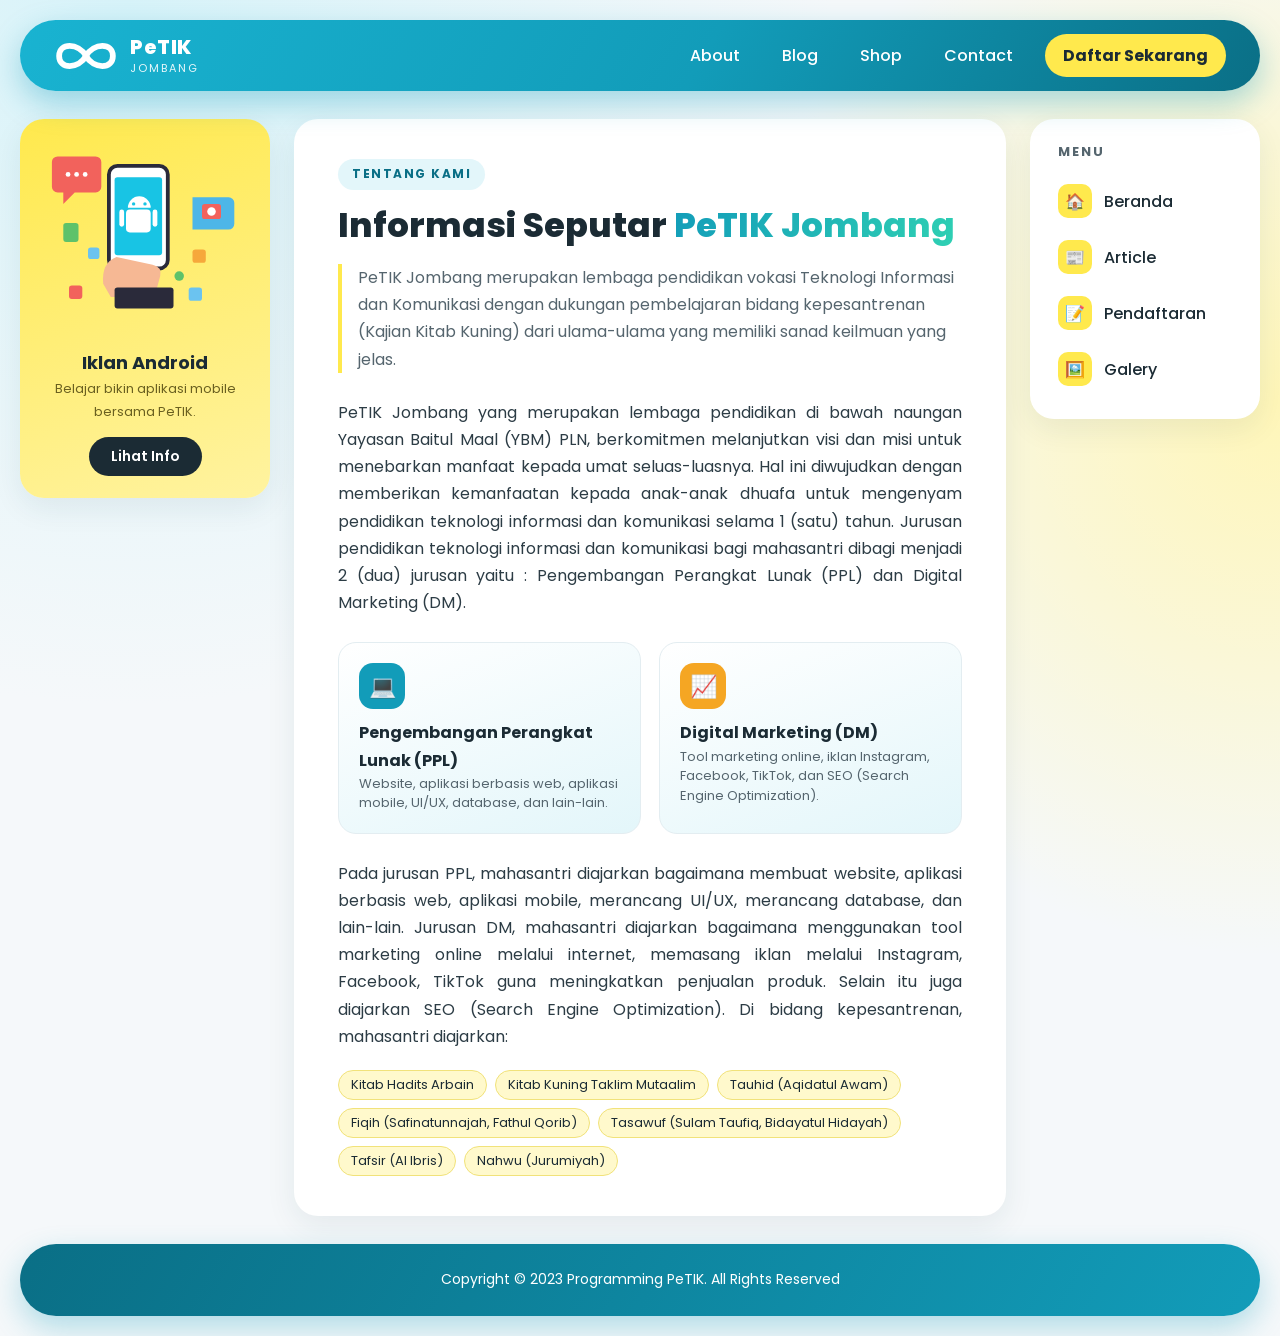
<file: Tugas_07/index.html>
<!DOCTYPE html>
<html lang="id">
<head>
    <meta charset="UTF-8">
    <meta name="viewport" content="width=device-width, initial-scale=1.0">
    <title>PeTIK Jombang</title>
    <link rel="preconnect" href="https://fonts.googleapis.com">
    <link href="https://fonts.googleapis.com/css2?family=Poppins:wght@400;500;600;700;800&display=swap" rel="stylesheet">
    <style>
        :root {
            --teal: #129cb9;
            --teal-dark: #0a6f86;
            --teal-light: #e3f6fa;
            --yellow: #ffe94d;
            --yellow-soft: #fff9cc;
            --ink: #1b2b34;
            --muted: #55656e;
            --radius: 24px;
        }

        * { box-sizing: border-box; margin: 0; padding: 0; }

        html { scroll-behavior: smooth; }

        body {
            font-family: 'Poppins', 'Segoe UI', Arial, sans-serif;
            color: var(--ink);
            background:
                radial-gradient(circle at 10% 0%, #d7f3f9 0, transparent 40%),
                radial-gradient(circle at 100% 30%, #fff6b8 0, transparent 35%),
                #f5f8fa;
            line-height: 1.7;
        }

        .wrapper {
            max-width: 1280px;
            margin: 20px auto;
            padding: 0 20px;
        }

        /* ================= HEADER ================= */
        .header {
            position: sticky;
            top: 14px;
            z-index: 10;
            display: flex;
            align-items: center;
            justify-content: space-between;
            padding: 14px 34px;
            border-radius: 999px;
            background: linear-gradient(120deg, #19b3d1, var(--teal) 55%, var(--teal-dark));
            box-shadow: 0 12px 30px rgba(18, 156, 185, .35);
        }

        .logo {
            display: flex;
            align-items: center;
            gap: 12px;
            color: #fff;
            text-decoration: none;
        }

        .logo svg { width: 64px; height: 32px; }

        .logo-text { line-height: 1.1; }
        .logo-text b { display: block; font-size: 20px; font-weight: 800; letter-spacing: .5px; }
        .logo-text small { font-size: 11px; opacity: .9; letter-spacing: 2px; text-transform: uppercase; }

        .nav { display: flex; align-items: center; gap: 6px; }

        .nav a {
            color: #fff;
            text-decoration: none;
            font-weight: 500;
            padding: 8px 18px;
            border-radius: 999px;
            transition: .25s;
        }

        .nav a:hover { background: rgba(255, 255, 255, .22); }

        .nav a.cta {
            background: var(--yellow);
            color: var(--ink);
            font-weight: 700;
            margin-left: 8px;
        }

        .nav a.cta:hover { transform: translateY(-2px); box-shadow: 0 6px 14px rgba(0, 0, 0, .2); }

        /* ================= LAYOUT ================= */
        .main {
            display: grid;
            grid-template-columns: 250px 1fr 230px;
            gap: 24px;
            margin-top: 28px;
            align-items: start;
        }

        .card {
            background: #fff;
            border-radius: var(--radius);
            box-shadow: 0 10px 30px rgba(20, 60, 80, .08);
        }

        /* ---------- Sidebar kiri ---------- */
        .ads {
            background: linear-gradient(160deg, var(--yellow), #fff3a0);
            padding: 26px 20px 22px;
            text-align: center;
            position: sticky;
            top: 110px;
        }

        .ads svg { width: 100%; max-width: 190px; animation: float 4s ease-in-out infinite; }

        @keyframes float {
            0%, 100% { transform: translateY(0); }
            50% { transform: translateY(-8px); }
        }

        .ads h3 { margin-top: 14px; font-size: 18px; font-weight: 700; }
        .ads p { font-size: 13px; color: #6a6020; margin-bottom: 14px; }

        .btn {
            display: inline-block;
            background: var(--ink);
            color: #fff;
            text-decoration: none;
            padding: 8px 22px;
            border-radius: 999px;
            font-size: 14px;
            font-weight: 600;
            transition: .25s;
        }

        .btn:hover { background: var(--teal); }

        /* ---------- Konten ---------- */
        .content { padding: 40px 44px; }

        .badge {
            display: inline-block;
            background: var(--teal-light);
            color: var(--teal-dark);
            font-size: 12px;
            font-weight: 700;
            letter-spacing: 1.5px;
            text-transform: uppercase;
            padding: 5px 14px;
            border-radius: 999px;
            margin-bottom: 14px;
        }

        .content h1 {
            font-size: 34px;
            font-weight: 800;
            line-height: 1.25;
            margin-bottom: 8px;
        }

        .content h1 span {
            background: linear-gradient(120deg, var(--teal), #2fd0b3);
            -webkit-background-clip: text;
            background-clip: text;
            color: transparent;
        }

        .lead {
            color: var(--muted);
            font-size: 16px;
            padding-left: 16px;
            border-left: 4px solid var(--yellow);
            margin: 18px 0 26px;
        }

        .content p.text { text-align: justify; margin-bottom: 20px; color: #2c3c45; }

        .jurusan {
            display: grid;
            grid-template-columns: 1fr 1fr;
            gap: 18px;
            margin: 26px 0;
        }

        .jurusan .box {
            padding: 20px;
            border-radius: 18px;
            border: 1px solid #e3edf1;
            background: linear-gradient(160deg, #fff, var(--teal-light));
            transition: .3s;
        }

        .jurusan .box:hover { transform: translateY(-5px); box-shadow: 0 12px 24px rgba(18, 156, 185, .18); }

        .jurusan .ico {
            width: 46px; height: 46px;
            border-radius: 14px;
            display: grid; place-items: center;
            font-size: 22px;
            background: var(--teal);
            margin-bottom: 10px;
        }

        .jurusan .box:nth-child(2) .ico { background: #f5a623; }
        .jurusan h4 { font-size: 16px; font-weight: 700; }
        .jurusan small { color: var(--muted); font-size: 13px; line-height: 1.5; display: block; }

        .tags { display: flex; flex-wrap: wrap; gap: 8px; margin-top: 6px; }

        .tags span {
            background: var(--yellow-soft);
            border: 1px solid #f1e27a;
            font-size: 13px;
            padding: 3px 12px;
            border-radius: 999px;
        }

        /* ---------- Sidebar kanan ---------- */
        .menu { padding: 22px 16px; position: sticky; top: 110px; }

        .menu h3 {
            font-size: 13px;
            letter-spacing: 2px;
            text-transform: uppercase;
            color: var(--muted);
            padding: 0 12px 10px;
        }

        .menu a {
            display: flex;
            align-items: center;
            gap: 12px;
            padding: 11px 12px;
            border-radius: 14px;
            color: var(--ink);
            text-decoration: none;
            font-weight: 500;
            transition: .25s;
        }

        .menu a i {
            font-style: normal;
            width: 34px; height: 34px;
            display: grid; place-items: center;
            border-radius: 10px;
            background: var(--yellow);
        }

        .menu a:hover { background: var(--teal); color: #fff; transform: translateX(4px); }

        /* ================= FOOTER ================= */
        .footer {
            margin-top: 28px;
            text-align: center;
            color: #fff;
            font-size: 14px;
            padding: 24px;
            border-radius: 999px;
            background: linear-gradient(120deg, var(--teal-dark), var(--teal));
            box-shadow: 0 12px 30px rgba(18, 156, 185, .3);
        }

        /* ================= RESPONSIVE ================= */
        @media (max-width: 1000px) {
            .main { grid-template-columns: 1fr; }
            .ads, .menu { position: static; }
            .menu { order: 2; }
            .content { order: 1; padding: 28px 22px; }
            .ads { order: 3; }
            .header { border-radius: 28px; flex-direction: column; gap: 10px; padding: 16px; }
            .nav { flex-wrap: wrap; justify-content: center; }
            .jurusan { grid-template-columns: 1fr; }
            .footer { border-radius: 28px; }
        }
    </style>
</head>
<body>
    <div class="wrapper">

        <!-- ============ HEADER ============ -->
        <header class="header">
            <a href="#" class="logo" aria-label="PeTIK Jombang">
                <svg viewBox="0 0 100 50" fill="none" xmlns="http://www.w3.org/2000/svg">
                    <path d="M50 25 C62 4, 92 4, 92 25 C92 46, 62 46, 50 25 C38 4, 8 4, 8 25 C8 46, 38 46, 50 25 Z"
                          stroke="#fff" stroke-width="9" stroke-linejoin="round"/>
                </svg>
                <span class="logo-text">
                    <b>PeTIK</b>
                    <small>Jombang</small>
                </span>
            </a>
            <nav class="nav">
                <a href="#">About</a>
                <a href="#">Blog</a>
                <a href="#">Shop</a>
                <a href="#">Contact</a>
                <a href="#" class="cta">Daftar Sekarang</a>
            </nav>
        </header>

        <!-- ============ MAIN ============ -->
        <div class="main">

            <!-- Sidebar kiri -->
            <aside class="card ads">
                <svg viewBox="0 0 200 190" xmlns="http://www.w3.org/2000/svg" role="img" aria-label="Ilustrasi aplikasi Android">
                    <path d="M8 12 h40 a6 6 0 0 1 6 6 v26 a6 6 0 0 1 -6 6 h-22 l-12 12 v-12 h-6 a6 6 0 0 1 -6 -6 v-26 a6 6 0 0 1 6 -6z" fill="#f2625c"/>
                    <circle cx="19" cy="31" r="2.5" fill="#fff"/><circle cx="28" cy="31" r="2.5" fill="#fff"/><circle cx="37" cy="31" r="2.5" fill="#fff"/>
                    <path d="M150 55 h38 a6 6 0 0 1 6 6 v22 a6 6 0 0 1 -6 6 h-38 z" fill="#4db6e8"/>
                    <rect x="160" y="62" width="20" height="16" rx="3" fill="#f2625c"/>
                    <circle cx="170" cy="70" r="4.5" fill="#fff"/>
                    <rect x="62" y="22" width="62" height="108" rx="9" fill="#fff" stroke="#2a2a3a" stroke-width="4"/>
                    <rect x="68" y="34" width="50" height="82" rx="3" fill="#18c4e4"/>
                    <path d="M82 66 a12 12 0 0 1 24 0z" fill="#fff"/>
                    <circle cx="88" cy="62" r="1.8" fill="#18c4e4"/><circle cx="100" cy="62" r="1.8" fill="#18c4e4"/>
                    <rect x="80" y="68" width="26" height="24" rx="4" fill="#fff"/>
                    <rect x="73" y="68" width="5" height="18" rx="2.5" fill="#fff"/>
                    <rect x="108" y="68" width="5" height="18" rx="2.5" fill="#fff"/>
                    <path d="M70 118 q-16 6 -14 28 l8 14 h46 l6 -22 q2 -10 -8 -12z" fill="#f6b894"/>
                    <rect x="68" y="150" width="62" height="22" rx="3" fill="#2a2a3a"/>
                    <rect x="14" y="82" width="16" height="20" rx="3" fill="#5ec26a"/>
                    <rect x="40" y="108" width="12" height="12" rx="3" fill="#6bc3f0"/>
                    <rect x="20" y="148" width="14" height="14" rx="3" fill="#f2625c"/>
                    <rect x="150" y="110" width="14" height="14" rx="3" fill="#f6a83b"/>
                    <rect x="146" y="150" width="14" height="14" rx="3" fill="#6bc3f0"/>
                    <circle cx="136" cy="138" r="5" fill="#5ec26a"/>
                </svg>
                <h3>Iklan Android</h3>
                <p>Belajar bikin aplikasi mobile bersama PeTIK.</p>
                <a href="#" class="btn">Lihat Info</a>
            </aside>

            <!-- Konten -->
            <main class="card content">
                <span class="badge">Tentang Kami</span>
                <h1>Informasi Seputar <span>PeTIK Jombang</span></h1>

                <p class="lead">PeTIK Jombang merupakan lembaga pendidikan vokasi Teknologi Informasi dan Komunikasi dengan dukungan pembelajaran bidang kepesantrenan (Kajian Kitab Kuning) dari ulama-ulama yang memiliki sanad keilmuan yang jelas.</p>

                <p class="text">PeTIK Jombang yang merupakan lembaga pendidikan di bawah naungan Yayasan Baitul Maal (YBM) PLN, berkomitmen melanjutkan visi dan misi untuk menebarkan manfaat kepada umat seluas-luasnya. Hal ini diwujudkan dengan memberikan kemanfaatan kepada anak-anak dhuafa untuk mengenyam pendidikan teknologi informasi dan komunikasi selama 1 (satu) tahun. Jurusan pendidikan teknologi informasi dan komunikasi bagi mahasantri dibagi menjadi 2 (dua) jurusan yaitu : Pengembangan Perangkat Lunak (PPL) dan Digital Marketing (DM).</p>

                <div class="jurusan">
                    <div class="box">
                        <div class="ico">💻</div>
                        <h4>Pengembangan Perangkat Lunak (PPL)</h4>
                        <small>Website, aplikasi berbasis web, aplikasi mobile, UI/UX, database, dan lain-lain.</small>
                    </div>
                    <div class="box">
                        <div class="ico">📈</div>
                        <h4>Digital Marketing (DM)</h4>
                        <small>Tool marketing online, iklan Instagram, Facebook, TikTok, dan SEO (Search Engine Optimization).</small>
                    </div>
                </div>

                <p class="text">Pada jurusan PPL, mahasantri diajarkan bagaimana membuat website, aplikasi berbasis web, aplikasi mobile, merancang UI/UX, merancang database, dan lain-lain. Jurusan DM, mahasantri diajarkan bagaimana menggunakan tool marketing online melalui internet, memasang iklan melalui Instagram, Facebook, TikTok guna meningkatkan penjualan produk. Selain itu juga diajarkan SEO (Search Engine Optimization). Di bidang kepesantrenan, mahasantri diajarkan:</p>

                <div class="tags">
                    <span>Kitab Hadits Arbain</span>
                    <span>Kitab Kuning Taklim Mutaalim</span>
                    <span>Tauhid (Aqidatul Awam)</span>
                    <span>Fiqih (Safinatunnajah, Fathul Qorib)</span>
                    <span>Tasawuf (Sulam Taufiq, Bidayatul Hidayah)</span>
                    <span>Tafsir (Al Ibris)</span>
                    <span>Nahwu (Jurumiyah)</span>
                </div>
            </main>

            <!-- Sidebar kanan -->
            <aside class="card menu">
                <h3>Menu</h3>
                <a href="#"><i>🏠</i> Beranda</a>
                <a href="#"><i>📰</i> Article</a>
                <a href="#"><i>📝</i> Pendaftaran</a>
                <a href="#"><i>🖼️</i> Galery</a>
            </aside>

        </div>

        <!-- ============ FOOTER ============ -->
        <footer class="footer">
            Copyright © 2023 Programming PeTIK. All Rights Reserved
        </footer>

    </div>
</body>
</html>
</file>
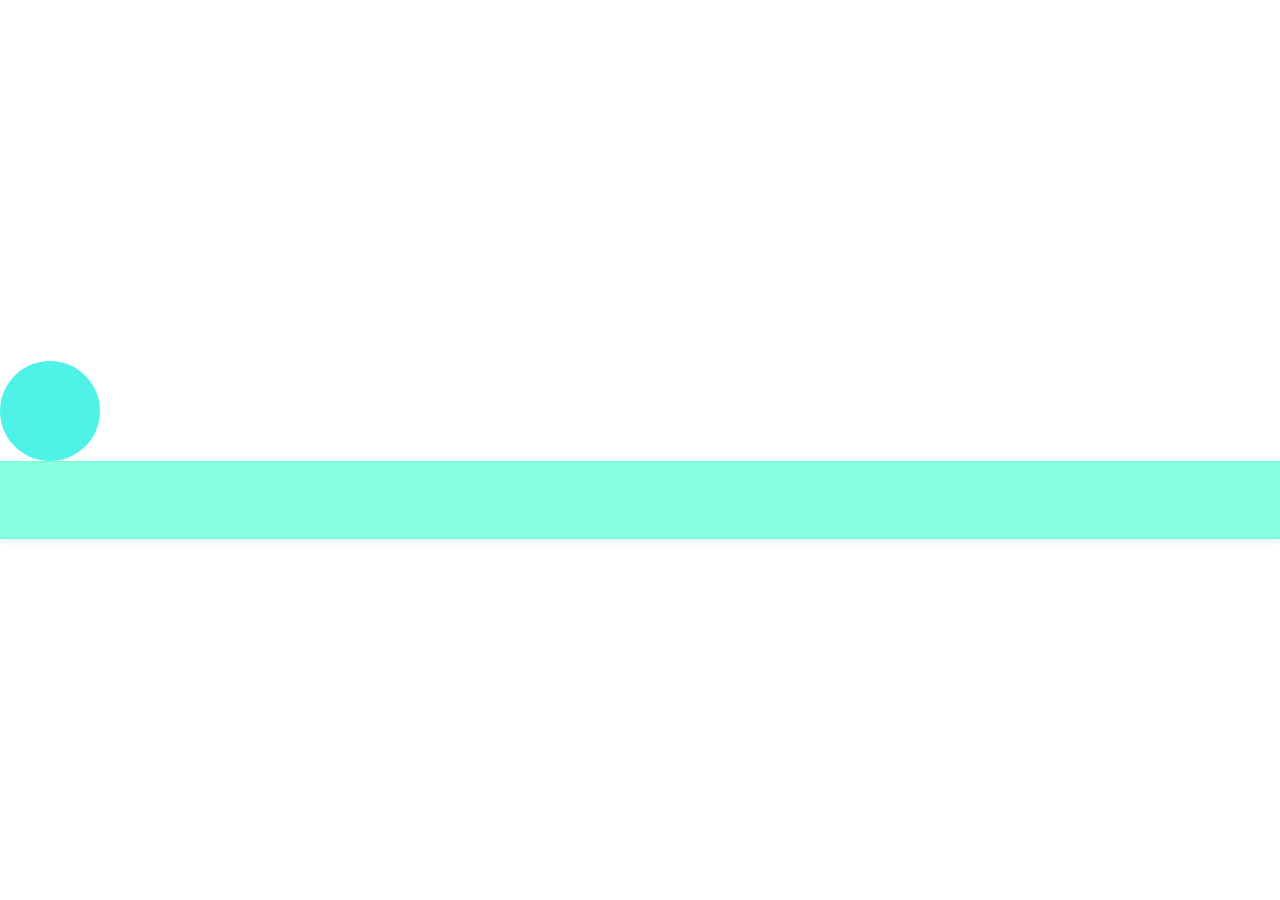
<file: tugas 8 syafi'/transition.html>
<!DOCTYPE html>
<html lang="id">
<head>
  <meta charset="UTF-8">
  <meta name="viewport" content="width=device-width, initial-scale=1.0">
  <title>Geser Kanan Kiri & Teks Full Width</title>
  <style>
    * {
      box-sizing: border-box;
      margin: 0;
      padding: 0;
    }

    body {
      display: flex;
      flex-direction: column;
      justify-content: center;
      min-height: 100vh;
      background-color: #ffffff;
      font-family: Arial, sans-serif;
      overflow-x: hidden; /* Mencegah munculnya scrollbar horizontal di layar */
    }

    /* Jalur area bola (lebar full selebar layar) */
    .slide-area {
      width: 100vw;
      height: 100px;
      position: relative;
    }

    /* Bola hanya bergeser horizontal */
    .ball {
      width: 100px;
      height: 100px;
      background-color: #4ef2e7;
      border-radius: 50%;
      position: absolute;
      bottom: 0;
      left: 0;

      /* Animasi gerak kiri-kanan & transisi warna */
      animation: slideHorizontal 3.5s ease-in-out infinite alternate;
    }

    /* Bolak-balik mentok tepi kiri hingga mentok tepi kanan layar */
    @keyframes slideHorizontal {
      0% {
        left: 0;
        background-color: #4ef2e7;
      }
      50% {
        background-color: #ff7675;
      }
      100% {
        /* calc(100vw - lebar_bola) agar pas mentok di batas kanan layar */
        left: calc(100vw - 100px);
        background-color: #a29bfe;
      }
    }

    /* Background teks mentok penuh dari kiri ke kanan */
    .marquee-wrapper {
      width: 100vw; /* 100% lebar viewport/layar */
      background-color: #88ffdf;
      overflow: hidden;
      white-space: nowrap;
      padding: 18px 0;
      border-top: 1px solid #73ffd5;
      border-bottom: 1px solid #73ffd5;
      box-shadow: 0 4px 6px rgba(0, 0, 0, 0.05);
    }

    /* Teks berjalan satu arah secara berulang */
    .marquee-text {
      display: inline-block;
      font-size: 2.2rem;
      font-weight: bold;
      color: #ff0000;
      padding-left: 100vw; /* Muncul dari luar batas kanan layar */
      animation: marqueeOneWay 12s linear infinite;
    }

    @keyframes marqueeOneWay {
      0% {
        transform: translate3d(0, 0, 0);
      }
      100% {
        transform: translate3d(-100%, 0, 0);
      }
    }
  </style>
</head>
<body>

  <!-- Area Bola Geser (Full Width) -->
  <div class="slide-area">
    <div class="ball"></div>
  </div>

  <!-- Area Background Teks Mentok Kanan Kiri -->
  <div class="marquee-wrapper">
    <div class="marquee-text">
      Assalamu'alaikum Selamat Belajar Web Design.
    </div>
  </div>

</body>
</html>
</file>
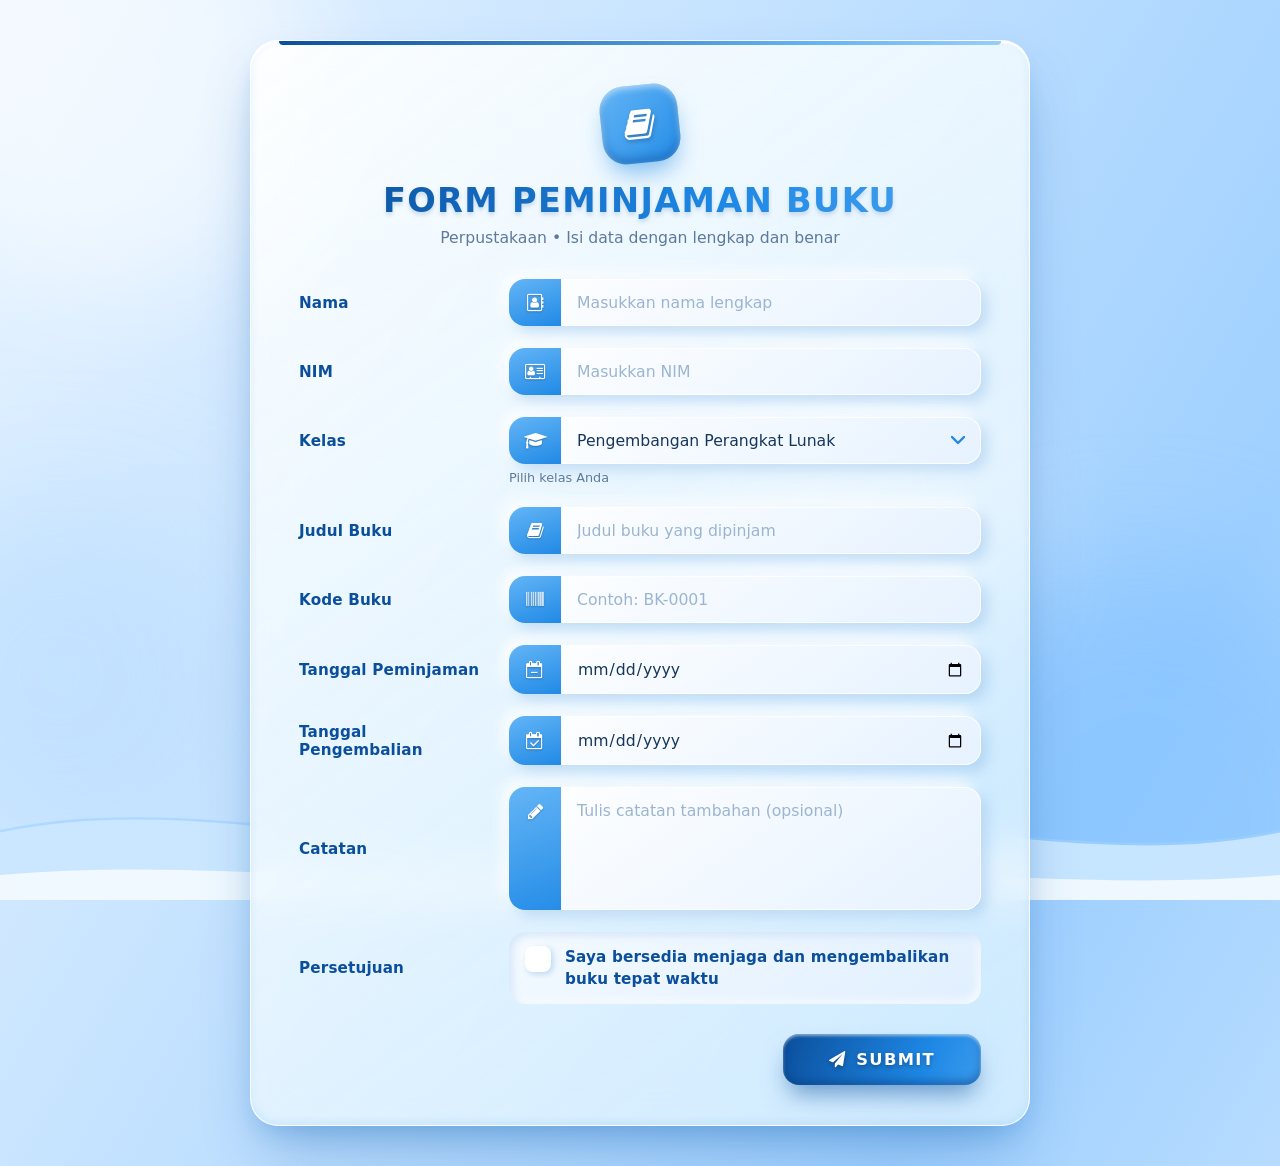
<file: Tugas3_Syafi'/Form3.html>
<!DOCTYPE html>
<html lang="id">
<head>
<meta charset="UTF-8">
<meta name="viewport" content="width=device-width, initial-scale=1.0">
<title>Form Peminjaman Buku Perpustakaan</title>
<link rel="stylesheet" href="https://maxcdn.bootstrapcdn.com/font-awesome/4.7.0/css/font-awesome.min.css">
<style>
  :root {
    --biru-tua: #0b4f9c;
    --biru: #1e88e5;
    --biru-muda: #64b5f6;
    --biru-es: #cfe9ff;
    --putih: #ffffff;
    --teks: #16365c;
    --teks-lembut: #5d7a9c;
  }

  * { box-sizing: border-box; margin: 0; padding: 0; }

  html, body { min-height: 100%; }

  body {
    font-family: "Segoe UI", system-ui, -apple-system, Roboto, "Helvetica Neue", Arial, sans-serif;
    color: var(--teks);
    min-height: 100vh;
    display: flex;
    align-items: center;
    justify-content: center;
    padding: 40px 16px;
    position: relative;
    overflow-x: hidden;
    /* gradasi biru-putih yang bergerak */
    background: linear-gradient(120deg, #e8f4ff, #9fd0ff, #ffffff, #5aaaf5, #d6ecff, #ffffff);
    background-size: 400% 400%;
    animation: gradasiGerak 18s ease-in-out infinite;
  }

  @keyframes gradasiGerak {
    0%   { background-position: 0% 50%; }
    50%  { background-position: 100% 50%; }
    100% { background-position: 0% 50%; }
  }

  /* ================= LATAR: ANGIN SEPOI-SEPOI ================= */
  .latar {
    position: fixed;
    inset: 0;
    overflow: hidden;
    pointer-events: none;
    z-index: 0;
  }

  /* awan / kabut sejuk yang melayang pelan */
  .kabut {
    position: absolute;
    border-radius: 50%;
    filter: blur(60px);
    opacity: .55;
    animation: melayang 22s ease-in-out infinite;
  }
  .kabut.k1 { width: 420px; height: 420px; background: #ffffff; top: -120px; left: -100px; }
  .kabut.k2 { width: 520px; height: 520px; background: #7fc0ff; bottom: -180px; right: -120px; animation-duration: 28s; animation-delay: -6s; }
  .kabut.k3 { width: 300px; height: 300px; background: #ffffff; top: 40%; left: 55%; animation-duration: 25s; animation-delay: -12s; opacity: .45; }
  .kabut.k4 { width: 360px; height: 360px; background: #b7dcff; top: 55%; left: -120px; animation-duration: 30s; animation-delay: -3s; }

  @keyframes melayang {
    0%, 100% { transform: translate(0, 0) scale(1); }
    33%      { transform: translate(80px, 40px) scale(1.1); }
    66%      { transform: translate(-40px, 80px) scale(.95); }
  }

  /* garis-garis angin yang berhembus */
  .angin {
    position: absolute;
    left: -40%;
    height: 3px;
    width: 40%;
    border-radius: 999px;
    background: linear-gradient(90deg, transparent, rgba(255,255,255,.95), transparent);
    filter: blur(.6px);
    opacity: 0;
    animation: hembus 9s linear infinite;
  }
  .angin::after { /* lengkungan kecil di ujung garis */
    content: "";
    position: absolute;
    right: 12%;
    top: -9px;
    width: 26px;
    height: 18px;
    border: 3px solid rgba(255,255,255,.8);
    border-color: rgba(255,255,255,.8) rgba(255,255,255,.8) transparent transparent;
    border-radius: 0 100% 0 0;
    transform: rotate(-10deg);
    opacity: .7;
  }
  .angin:nth-child(5)  { top: 8%;  animation-delay: 0s;   animation-duration: 8s;  width: 34%; }
  .angin:nth-child(6)  { top: 17%; animation-delay: 2.2s; animation-duration: 11s; width: 48%; }
  .angin:nth-child(7)  { top: 29%; animation-delay: 5s;   animation-duration: 9s;  width: 30%; }
  .angin:nth-child(8)  { top: 41%; animation-delay: 1s;   animation-duration: 12s; width: 52%; }
  .angin:nth-child(9)  { top: 53%; animation-delay: 6.5s; animation-duration: 8.5s; width: 36%; }
  .angin:nth-child(10) { top: 64%; animation-delay: 3.3s; animation-duration: 10s; width: 44%; }
  .angin:nth-child(11) { top: 76%; animation-delay: 7.7s; animation-duration: 9.5s; width: 32%; }
  .angin:nth-child(12) { top: 88%; animation-delay: 4.4s; animation-duration: 11.5s; width: 50%; }

  @keyframes hembus {
    0%   { transform: translateX(0) translateY(0); opacity: 0; }
    10%  { opacity: 1; }
    50%  { transform: translateX(160vw) translateY(14px); }
    90%  { opacity: 1; }
    100% { transform: translateX(330vw) translateY(-8px); opacity: 0; }
  }

  /* gelombang di bawah */
  .gelombang {
    position: absolute;
    left: 0;
    bottom: 0;
    width: 200%;
    height: 180px;
    animation: ombak 16s linear infinite;
  }
  .gelombang.g2 { height: 140px; opacity: .6; animation-duration: 24s; animation-direction: reverse; }
  .gelombang.g3 { height: 100px; opacity: .8; animation-duration: 32s; }
  @keyframes ombak {
    from { transform: translateX(0); }
    to   { transform: translateX(-50%); }
  }

  /* ================= KARTU FORM ================= */
  .kartu {
    position: relative;
    z-index: 1;
    width: 100%;
    max-width: 780px;
    padding: 44px 48px 40px;
    border-radius: 28px;
    background: linear-gradient(145deg, rgba(255,255,255,.88), rgba(228,242,255,.72));
    backdrop-filter: blur(18px) saturate(140%);
    -webkit-backdrop-filter: blur(18px) saturate(140%);
    border: 1px solid rgba(255,255,255,.9);
    box-shadow:
      0 30px 60px -15px rgba(11, 79, 156, .35),
      0 12px 24px -8px rgba(30, 136, 229, .25),
      inset 0 2px 0 rgba(255,255,255,1),
      inset 0 -3px 8px rgba(100, 181, 246, .18);
    animation: muncul .9s cubic-bezier(.2,.8,.2,1) both, timbul 7s ease-in-out 1s infinite;
  }

  @keyframes muncul {
    from { opacity: 0; transform: translateY(40px) scale(.97); }
    to   { opacity: 1; transform: translateY(0) scale(1); }
  }
  @keyframes timbul {
    0%, 100% { transform: translateY(0); }
    50%      { transform: translateY(-8px); }
  }

  /* garis kilau bergerak di tepi atas kartu */
  .kartu::before {
    content: "";
    position: absolute;
    top: 0; left: 28px; right: 28px;
    height: 4px;
    border-radius: 0 0 6px 6px;
    background: linear-gradient(90deg, var(--biru-tua), var(--biru-muda), #fff, var(--biru), var(--biru-tua));
    background-size: 300% 100%;
    animation: kilau 5s linear infinite;
  }
  @keyframes kilau {
    from { background-position: 0% 0; }
    to   { background-position: 300% 0; }
  }

  /* ================= JUDUL ================= */
  .kepala { text-align: center; margin-bottom: 32px; }

  .ikon-buku {
    width: 78px; height: 78px;
    margin: 0 auto 18px;
    display: grid; place-items: center;
    font-size: 34px;
    color: #fff;
    border-radius: 24px;
    background: linear-gradient(135deg, #64b5f6, #1e88e5 55%, #0b4f9c);
    background-size: 200% 200%;
    animation: gradasiGerak 6s ease infinite;
    box-shadow:
      0 14px 24px -6px rgba(30,136,229,.55),
      inset 0 3px 6px rgba(255,255,255,.55),
      inset 0 -6px 10px rgba(11,79,156,.45);
    text-shadow: 0 2px 4px rgba(0,0,0,.25);
    transform: rotate(-6deg);
  }

  .kepala h1 {
    font-size: clamp(1.5rem, 4vw, 2.1rem);
    font-weight: 800;
    letter-spacing: .04em;
    text-transform: uppercase;
    background: linear-gradient(90deg, #0b4f9c, #1e88e5, #64b5f6, #1e88e5, #0b4f9c);
    background-size: 250% 100%;
    -webkit-background-clip: text;
    background-clip: text;
    color: transparent;
    animation: kilau 6s linear infinite;
    filter: drop-shadow(0 3px 2px rgba(11,79,156,.18));
  }
  .kepala p { margin-top: 8px; color: var(--teks-lembut); font-size: .98rem; }

  /* ================= BARIS FORM ================= */
  .baris {
    display: grid;
    grid-template-columns: 190px 1fr;
    gap: 8px 20px;
    align-items: center;
    margin-bottom: 22px;
    animation: naik .7s cubic-bezier(.2,.8,.2,1) both;
  }
  .baris:nth-of-type(1) { animation-delay: .15s; }
  .baris:nth-of-type(2) { animation-delay: .22s; }
  .baris:nth-of-type(3) { animation-delay: .29s; }
  .baris:nth-of-type(4) { animation-delay: .36s; }
  .baris:nth-of-type(5) { animation-delay: .43s; }
  .baris:nth-of-type(6) { animation-delay: .50s; }
  .baris:nth-of-type(7) { animation-delay: .57s; }
  .baris:nth-of-type(8) { animation-delay: .64s; }
  .baris:nth-of-type(9) { animation-delay: .71s; }

  @keyframes naik {
    from { opacity: 0; transform: translateY(22px); }
    to   { opacity: 1; transform: translateY(0); }
  }

  .baris > label {
    font-weight: 600;
    font-size: .95rem;
    color: var(--biru-tua);
    letter-spacing: .01em;
  }

  .bantuan { grid-column: 2; font-size: .8rem; color: var(--teks-lembut); margin-top: -2px; }

  /* ================= KOLOM INPUT (TIMBUL) ================= */
  .kolom {
    display: flex;
    align-items: stretch;
    border-radius: 16px;
    background: linear-gradient(145deg, #ffffff, #e6f2ff);
    box-shadow:
      6px 6px 14px rgba(100,160,220,.30),
      -6px -6px 14px rgba(255,255,255,.95),
      inset 0 0 0 1px rgba(255,255,255,.8);
    transition: transform .3s ease, box-shadow .3s ease;
    overflow: hidden;
  }
  .kolom:hover { transform: translateY(-2px); }

  .kolom:focus-within {
    transform: translateY(-3px);
    background: #fff;
    box-shadow:
      0 14px 26px -8px rgba(30,136,229,.45),
      0 0 0 3px rgba(100,181,246,.55),
      inset 0 0 0 1px #fff;
  }

  .kolom .ikon {
    width: 52px;
    display: grid;
    place-items: center;
    font-size: 18px;
    color: #fff;
    background: linear-gradient(160deg, #64b5f6, #1e88e5 60%, #0b4f9c);
    background-size: 100% 200%;
    transition: background-position .5s ease;
    text-shadow: 0 1px 2px rgba(0,0,0,.25);
    flex-shrink: 0;
  }
  .kolom:focus-within .ikon { background-position: 0 100%; }

  .kolom input,
  .kolom select,
  .kolom textarea {
    flex: 1;
    min-width: 0;
    width: 100%;
    padding: 14px 16px;
    font: inherit;
    font-size: .98rem;
    color: var(--teks);
    background: transparent;
    border: 0;
    outline: 0;
  }
  .kolom input::placeholder,
  .kolom textarea::placeholder { color: #9bb5d1; }

  .kolom select {
    cursor: pointer;
    appearance: none;
    -webkit-appearance: none;
    padding-right: 40px;
    background-image: url("data:image/svg+xml;utf8,<svg xmlns='http://www.w3.org/2000/svg' width='14' height='9' viewBox='0 0 14 9'><path d='M1 1l6 6 6-6' fill='none' stroke='%231e88e5' stroke-width='2.4' stroke-linecap='round' stroke-linejoin='round'/></svg>");
    background-repeat: no-repeat;
    background-position: right 16px center;
  }
  .kolom textarea { resize: vertical; min-height: 120px; }
  .kolom.area .ikon { align-items: flex-start; padding-top: 16px; }

  /* ================= CHECKBOX ================= */
  .setuju {
    display: flex;
    align-items: flex-start;
    gap: 14px;
    cursor: pointer;
    padding: 14px 16px;
    border-radius: 16px;
    background: linear-gradient(145deg, #f4faff, #e0efff);
    box-shadow: inset 3px 3px 8px rgba(100,160,220,.22), inset -3px -3px 8px rgba(255,255,255,.9);
    font-size: .93rem;
    line-height: 1.45;
    color: var(--teks);
    font-weight: 500;
  }
  .setuju input { position: absolute; opacity: 0; pointer-events: none; }
  .kotak {
    flex: 0 0 26px;
    height: 26px;
    border-radius: 8px;
    background: #fff;
    box-shadow: 2px 2px 6px rgba(100,160,220,.4), -2px -2px 6px #fff;
    display: grid;
    place-items: center;
    color: transparent;
    font-size: 14px;
    transition: all .3s ease;
  }
  .setuju:hover .kotak { transform: scale(1.08); }
  .setuju input:checked + .kotak {
    color: #fff;
    background: linear-gradient(135deg, #64b5f6, #0b4f9c);
    box-shadow: 0 6px 12px rgba(30,136,229,.5), inset 0 2px 3px rgba(255,255,255,.4);
  }
  .setuju input:focus-visible + .kotak { outline: 3px solid rgba(100,181,246,.6); outline-offset: 2px; }

  /* ================= TOMBOL ================= */
  .aksi { display: flex; justify-content: flex-end; margin-top: 30px; animation: naik .7s .8s cubic-bezier(.2,.8,.2,1) both; }

  .tombol {
    position: relative;
    overflow: hidden;
    border: 0;
    cursor: pointer;
    padding: 16px 46px;
    border-radius: 16px;
    font: inherit;
    font-size: 1.02rem;
    font-weight: 700;
    letter-spacing: .08em;
    text-transform: uppercase;
    color: #fff;
    background: linear-gradient(110deg, #0b4f9c, #1e88e5, #64b5f6, #1e88e5, #0b4f9c);
    background-size: 300% 100%;
    animation: kilau 5s linear infinite;
    box-shadow:
      0 14px 24px -6px rgba(11,79,156,.55),
      inset 0 2px 3px rgba(255,255,255,.5),
      inset 0 -4px 8px rgba(8,50,110,.45);
    text-shadow: 0 2px 4px rgba(0,0,0,.3);
    transition: transform .25s ease, box-shadow .25s ease;
  }
  .tombol i { margin-right: 10px; }
  .tombol::after { /* kilatan cahaya saat hover */
    content: "";
    position: absolute;
    top: 0; left: -80%;
    width: 50%; height: 100%;
    background: linear-gradient(100deg, transparent, rgba(255,255,255,.65), transparent);
    transform: skewX(-20deg);
    transition: left .7s ease;
  }
  .tombol:hover { transform: translateY(-4px); box-shadow: 0 22px 32px -8px rgba(11,79,156,.6), inset 0 2px 3px rgba(255,255,255,.5), inset 0 -4px 8px rgba(8,50,110,.45); }
  .tombol:hover::after { left: 130%; }
  .tombol:active { transform: translateY(1px); box-shadow: 0 6px 12px -4px rgba(11,79,156,.6), inset 0 4px 8px rgba(8,50,110,.5); }
  .tombol:focus-visible { outline: 3px solid rgba(100,181,246,.7); outline-offset: 3px; }

  /* ================= RESPONSIF ================= */
  @media (max-width: 720px) {
    .kartu { padding: 32px 22px 28px; border-radius: 22px; }
    .baris { grid-template-columns: 1fr; gap: 8px; }
    .bantuan { grid-column: 1; }
    .aksi { justify-content: stretch; }
    .tombol { width: 100%; }
  }

  /* hormati pengguna yang mengurangi animasi */
  @media (prefers-reduced-motion: reduce) {
    *, *::before, *::after { animation-duration: .01ms !important; animation-iteration-count: 1 !important; }
  }
</style>
</head>
<body>

  <!-- LATAR: angin sepoi-sepoi & suasana sejuk -->
  <div class="latar" aria-hidden="true">
    <span class="kabut k1"></span>
    <span class="kabut k2"></span>
    <span class="kabut k3"></span>
    <span class="kabut k4"></span>

    <span class="angin"></span>
    <span class="angin"></span>
    <span class="angin"></span>
    <span class="angin"></span>
    <span class="angin"></span>
    <span class="angin"></span>
    <span class="angin"></span>
    <span class="angin"></span>

    <svg class="gelombang g2" viewBox="0 0 1440 160" preserveAspectRatio="none">
      <path fill="#9fd0ff" d="M0,80 C120,30 240,130 360,80 C480,30 600,130 720,80 C840,30 960,130 1080,80 C1200,30 1320,130 1440,80 L1440,160 L0,160 Z"/>
    </svg>
    <svg class="gelombang" viewBox="0 0 1440 160" preserveAspectRatio="none">
      <path fill="#cfe9ff" fill-opacity=".85" d="M0,100 C120,60 240,140 360,100 C480,60 600,140 720,100 C840,60 960,140 1080,100 C1200,60 1320,140 1440,100 L1440,160 L0,160 Z"/>
    </svg>
    <svg class="gelombang g3" viewBox="0 0 1440 160" preserveAspectRatio="none">
      <path fill="#ffffff" fill-opacity=".9" d="M0,120 C120,90 240,150 360,120 C480,90 600,150 720,120 C840,90 960,150 1080,120 C1200,90 1320,150 1440,120 L1440,160 L0,160 Z"/>
    </svg>
  </div>

  <!-- FORM -->
  <form class="kartu" action="#" method="post">

    <div class="kepala">
      <div class="ikon-buku"><i class="fa fa-book"></i></div>
      <h1>Form Peminjaman Buku</h1>
      <p>Perpustakaan &bull; Isi data dengan lengkap dan benar</p>
    </div>

    <div class="baris">
      <label for="nama">Nama</label>
      <div class="kolom">
        <span class="ikon"><i class="fa fa-address-book-o"></i></span>
        <input id="nama" name="nama" type="text" placeholder="Masukkan nama lengkap" required>
      </div>
    </div>

    <div class="baris">
      <label for="nim">NIM</label>
      <div class="kolom">
        <span class="ikon"><i class="fa fa-address-card-o"></i></span>
        <input id="nim" name="nim" type="text" placeholder="Masukkan NIM" required>
      </div>
    </div>

    <div class="baris">
      <label for="pilih_kelas">Kelas</label>
      <div class="kolom">
        <span class="ikon"><i class="fa fa-graduation-cap"></i></span>
        <select id="pilih_kelas" name="pilih_kelas" aria-describedby="bantuanKelas">
          <option value="PPL">Pengembangan Perangkat Lunak</option>
          <option value="DM">Digital Marketing</option>
        </select>
      </div>
      <span id="bantuanKelas" class="bantuan">Pilih kelas Anda</span>
    </div>

    <div class="baris">
      <label for="judul">Judul Buku</label>
      <div class="kolom">
        <span class="ikon"><i class="fa fa-book"></i></span>
        <input id="judul" name="judul" type="text" placeholder="Judul buku yang dipinjam">
      </div>
    </div>

    <div class="baris">
      <label for="kode">Kode Buku</label>
      <div class="kolom">
        <span class="ikon"><i class="fa fa-barcode"></i></span>
        <input id="kode" name="kode" type="text" placeholder="Contoh: BK-0001">
      </div>
    </div>

    <div class="baris">
      <label for="tgl_pinjam">Tanggal Peminjaman</label>
      <div class="kolom">
        <span class="ikon"><i class="fa fa-calendar-minus-o"></i></span>
        <input id="tgl_pinjam" name="tgl_pinjam" type="date" required>
      </div>
    </div>

    <div class="baris">
      <label for="tgl_kembali">Tanggal Pengembalian</label>
      <div class="kolom">
        <span class="ikon"><i class="fa fa-calendar-check-o"></i></span>
        <input id="tgl_kembali" name="tgl_kembali" type="date" required>
      </div>
    </div>

    <div class="baris">
      <label for="catatan">Catatan</label>
      <div class="kolom area">
        <span class="ikon"><i class="fa fa-pencil"></i></span>
        <textarea id="catatan" name="catatan" rows="5" placeholder="Tulis catatan tambahan (opsional)"></textarea>
      </div>
    </div>

    <div class="baris">
      <label>Persetujuan</label>
      <label class="setuju">
        <input type="checkbox" name="setuju" required>
        <span class="kotak"><i class="fa fa-check"></i></span>
        <span>Saya bersedia menjaga dan mengembalikan buku tepat waktu</span>
      </label>
    </div>

    <div class="aksi">
      <button class="tombol" type="submit" name="submit"><i class="fa fa-paper-plane"></i>Submit</button>
    </div>

  </form>

</body>
</html>
</file>
